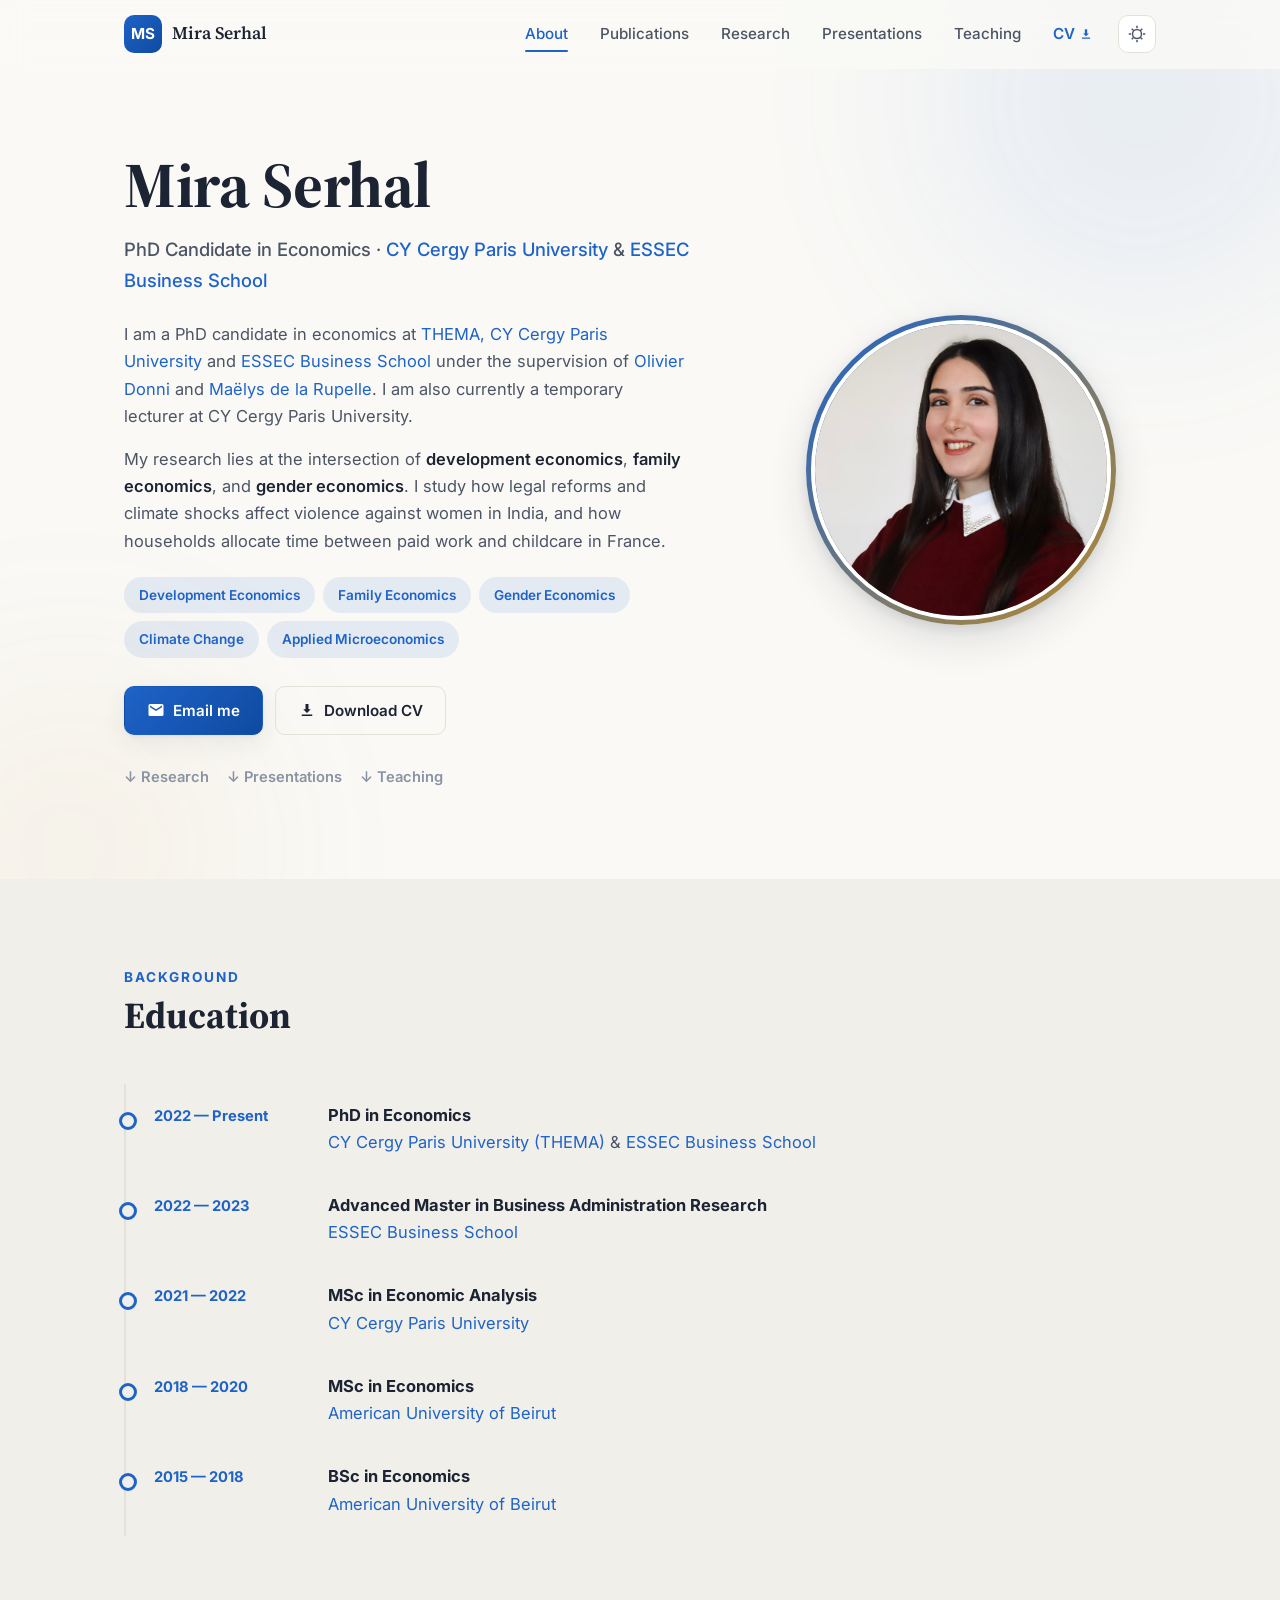
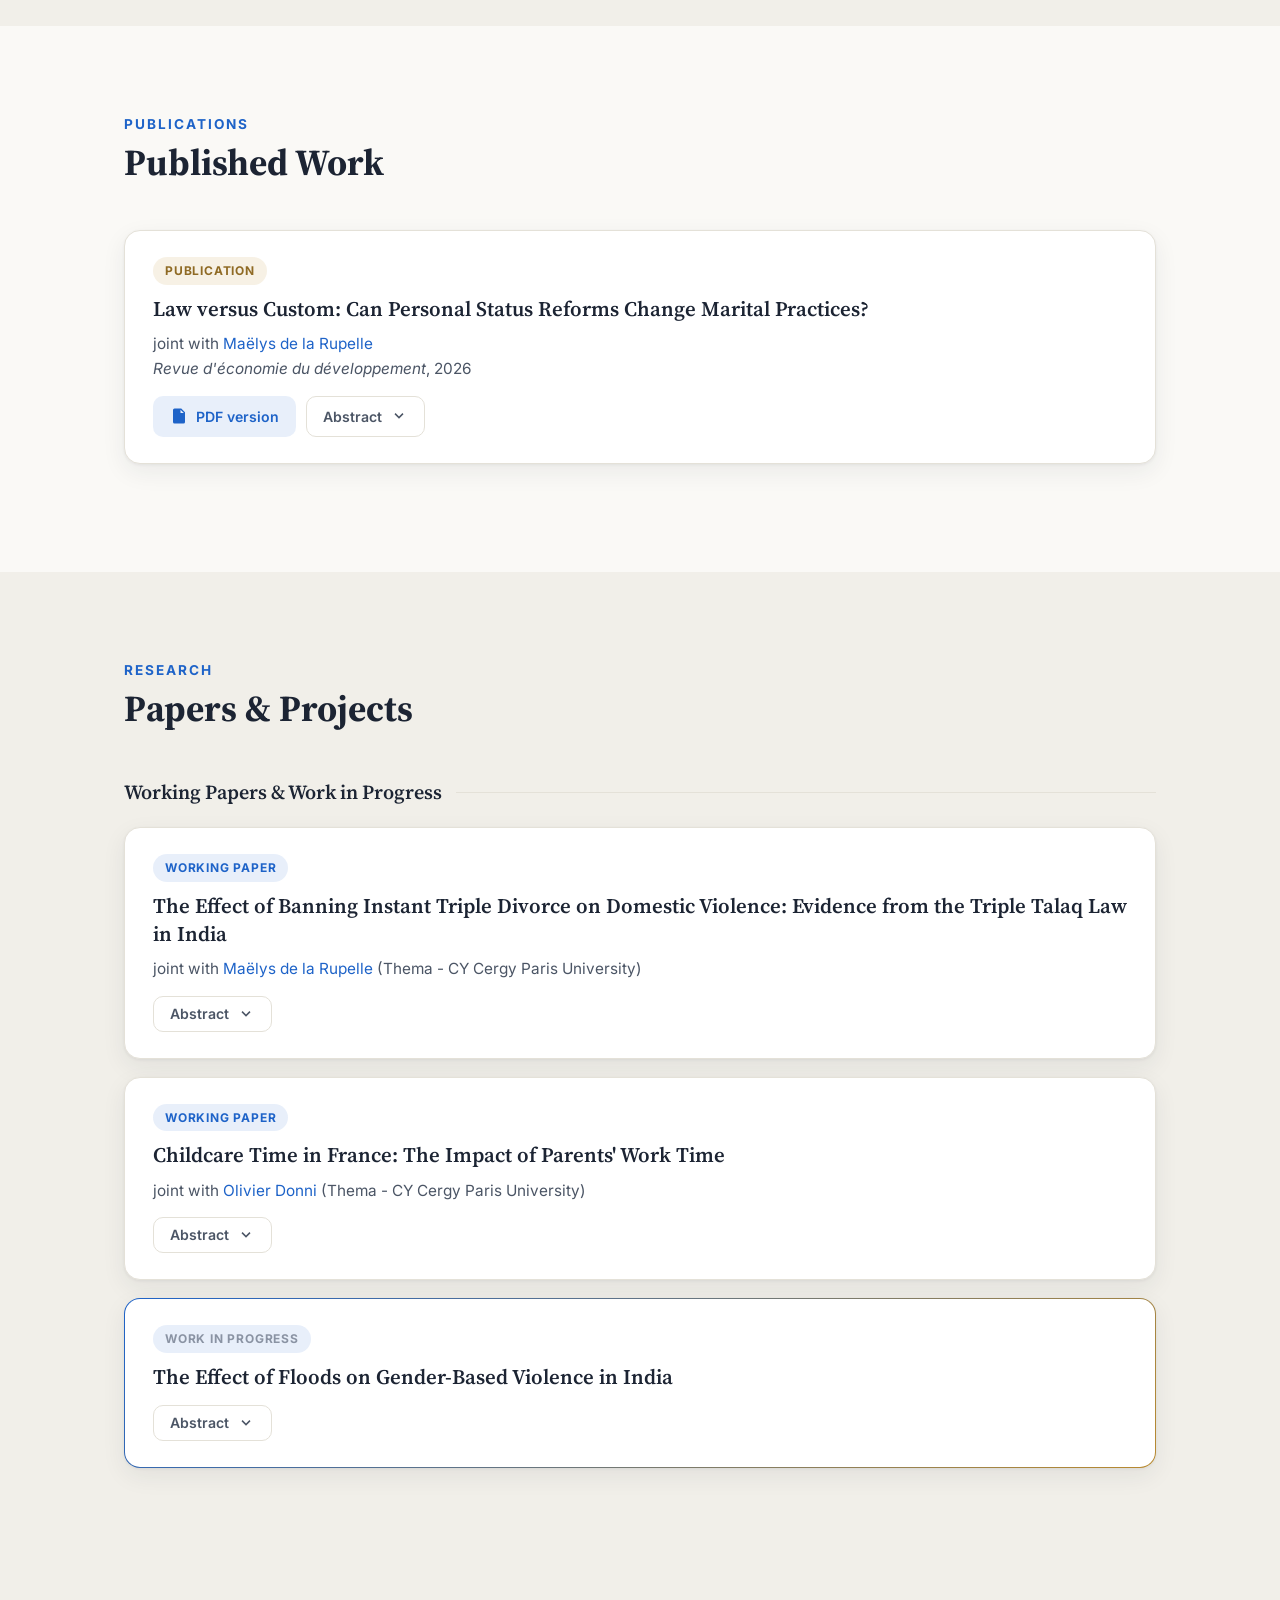
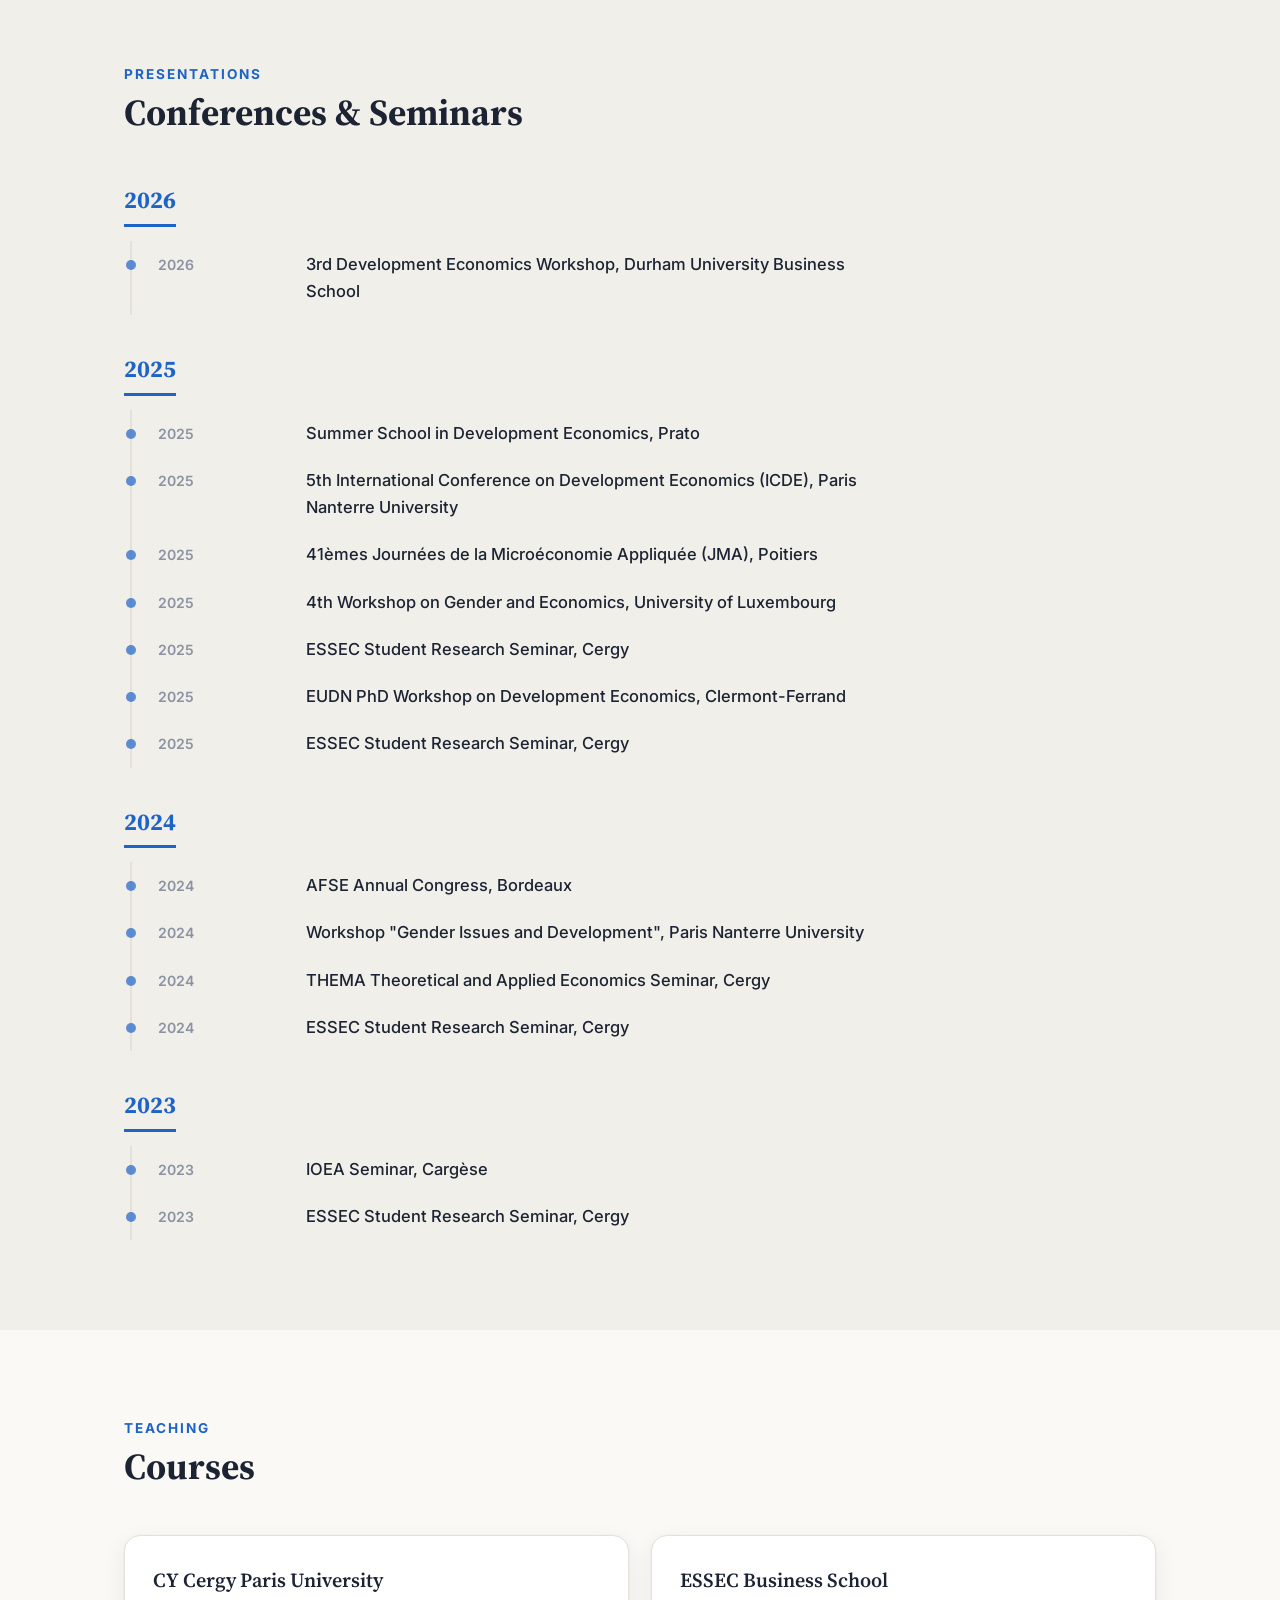
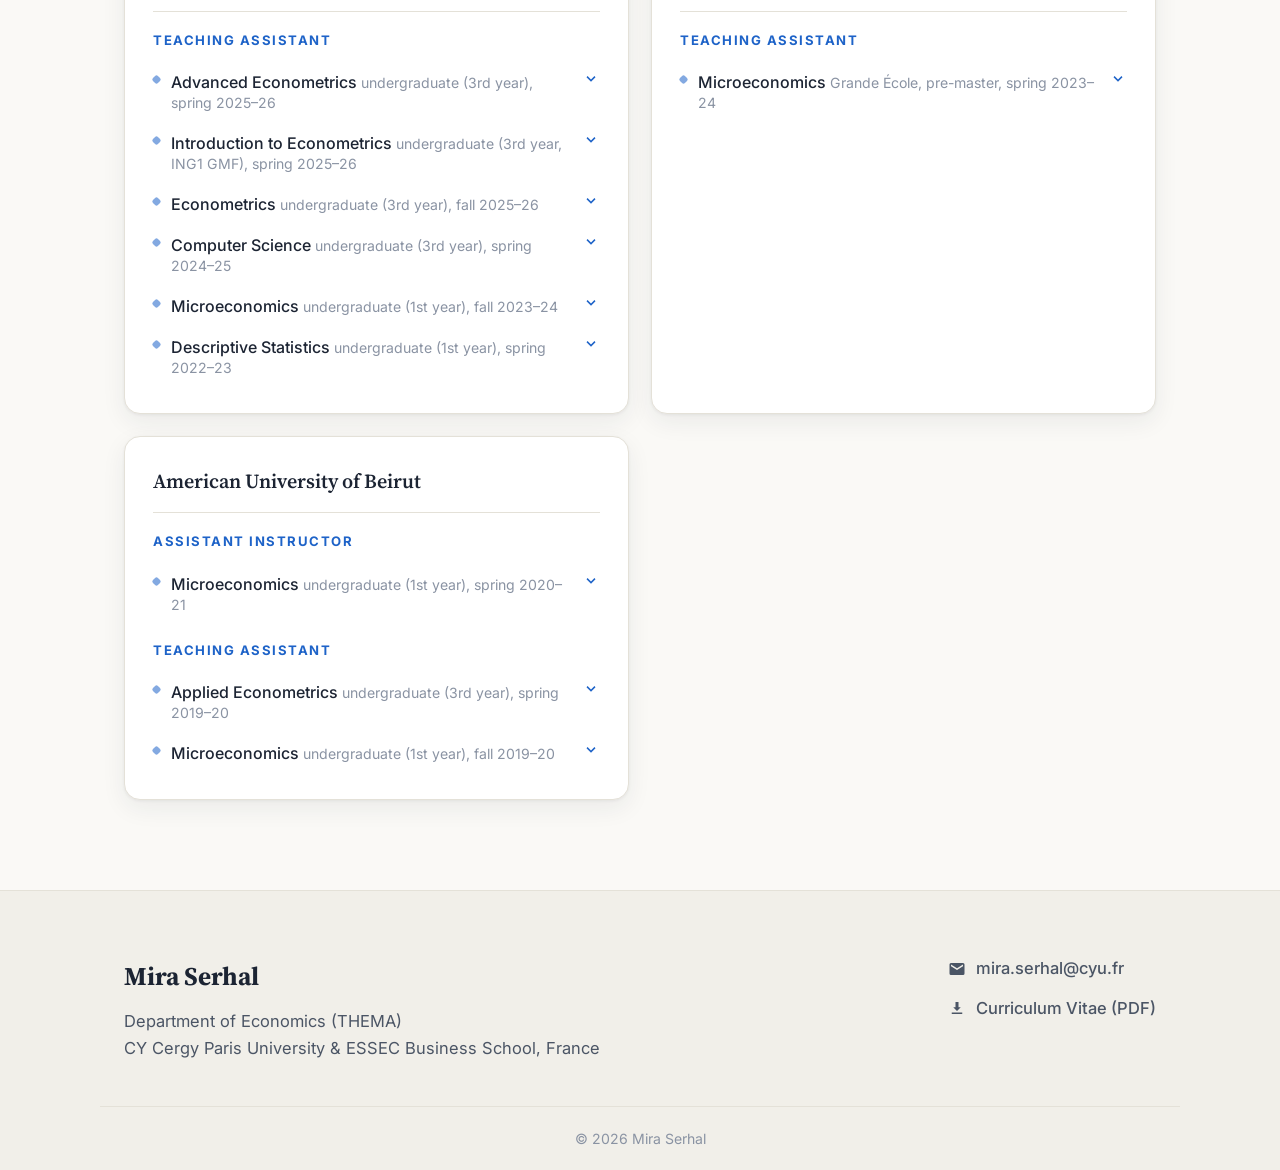
<file: index.html>
<!DOCTYPE html>
<html lang="en">
<head>
  <meta charset="UTF-8">
  <meta name="viewport" content="width=device-width, initial-scale=1.0">
  <title>Mira Serhal — Economist</title>
  <meta name="description" content="Mira Serhal is a PhD candidate in economics at CY Cergy Paris University and ESSEC Business School. Research in development, family, and gender economics, focusing on climate shocks, legal reforms, and violence against women.">
  <meta name="author" content="Mira Serhal">

  <!-- Open Graph -->
  <meta property="og:type" content="website">
  <meta property="og:title" content="Mira Serhal — Economist">
  <meta property="og:description" content="PhD candidate at CY Cergy Paris University and ESSEC Business School. Development, family, and gender economics.">
  <meta property="og:url" content="https://miraserhal.github.io/">
  <meta property="og:image" content="https://miraserhal.github.io/assets/headshot.jpg">
  <meta name="twitter:card" content="summary">

  <link rel="icon" href="assets/favicon.svg" type="image/svg+xml">
  <link rel="canonical" href="https://miraserhal.github.io/">

  <!-- Fonts -->
  <link rel="preconnect" href="https://fonts.googleapis.com">
  <link rel="preconnect" href="https://fonts.gstatic.com" crossorigin>
  <link href="https://fonts.googleapis.com/css2?family=Source+Serif+4:opsz,wght@8..60,400;8..60,600;8..60,700&family=Inter:wght@400;500;600;700&display=swap" rel="stylesheet">

  <link rel="stylesheet" href="css/style.css">

  <!-- Structured data -->
  <script type="application/ld+json">
  {
    "@context": "https://schema.org",
    "@type": "Person",
    "name": "Mira Serhal",
    "jobTitle": "PhD Candidate in Economics",
    "worksFor": [
      { "@type": "Organization", "name": "CY Cergy Paris University" },
      { "@type": "Organization", "name": "ESSEC Business School" }
    ],
    "alumniOf": [
      { "@type": "Organization", "name": "American University of Beirut" }
    ],
    "email": "mailto:mira.serhal@cyu.fr",
    "url": "https://miraserhal.github.io/",
    "image": "https://miraserhal.github.io/assets/headshot.jpg",
    "knowsAbout": ["Development Economics", "Family Economics", "Gender Economics", "Climate Change", "Domestic Violence", "Time Use"]
  }
  </script>
</head>
<body>

  <!-- Scroll progress bar -->
  <div class="progress-bar" id="progressBar" aria-hidden="true"></div>

  <!-- ============ STICKY NAV ============ -->
  <header class="site-header" id="siteHeader">
    <nav class="nav container" aria-label="Main navigation">
      <a href="#top" class="brand" aria-label="Home">
        <span class="brand-mark">MS</span>
        <span class="brand-name">Mira&nbsp;Serhal</span>
      </a>
      <button class="nav-toggle" id="navToggle" aria-label="Toggle menu" aria-expanded="false" aria-controls="navMenu">
        <span></span><span></span><span></span>
      </button>
      <div class="nav-menu" id="navMenu">
        <a href="#about" class="nav-link" data-section="about">About</a>
        <a href="#publications" class="nav-link" data-section="publications">Publications</a>
        <a href="#research" class="nav-link" data-section="research">Research</a>
        <a href="#presentations" class="nav-link" data-section="presentations">Presentations</a>
        <a href="#teaching" class="nav-link" data-section="teaching">Teaching</a>
        <a href="files/CV.pdf" class="nav-link nav-cv" target="_blank" rel="noopener">CV&nbsp;<svg class="icon-sm" viewBox="0 0 24 24"><path d="M12 16l-5-5h3V4h4v7h3l-5 5zm-7 2h14v2H5v-2z"/></svg></a>
        <button class="theme-toggle" id="themeToggle" aria-label="Toggle dark mode">
          <svg class="icon-sun" viewBox="0 0 24 24"><path d="M12 17a5 5 0 100-10 5 5 0 000 10zm0 2a7 7 0 110-14 7 7 0 010 14zM11 1h2v3h-2V1zm0 19h2v3h-2v-3zM1 11h3v2H1v-2zm19 0h3v2h-3v-2zM4.2 5.6L5.6 4.2l2.1 2.1-1.4 1.4-2.1-2.1zm12.1 12.1l1.4-1.4 2.1 2.1-1.4 1.4-2.1-2.1zm2.1-13.5l1.4 1.4-2.1 2.1-1.4-1.4 2.1-2.1zM6.3 16.3l1.4 1.4-2.1 2.1-1.4-1.4 2.1-2.1z"/></svg>
          <svg class="icon-moon" viewBox="0 0 24 24"><path d="M12.1 22c-5.5 0-10-4.5-10-10 0-4.9 3.5-9 8.3-9.8.5-.1 1 .2 1.1.7.1.3 0 .6-.2.9-1 1.3-1.6 2.9-1.6 4.6 0 4.1 3.4 7.5 7.5 7.5 1.3 0 2.5-.3 3.6-.9.4-.2 1-.1 1.2.3.2.3.2.6.1.9C20.4 19.6 16.5 22 12.1 22z"/></svg>
        </button>
      </div>
    </nav>
  </header>

  <main id="top">

    <!-- ============ HERO / ABOUT ============ -->
    <section class="hero" id="about">
      <div class="hero-bg" aria-hidden="true">
        <div class="blob blob-1"></div>
        <div class="blob blob-2"></div>
      </div>
      <div class="container hero-grid">
        <div class="hero-text reveal">
          <!--<p class="hero-greeting">Welcome to my website! — I'm</p> -->
          <h1 class="hero-name">Mira Serhal</h1>
          <p class="hero-role">PhD Candidate in Economics ·
            <a href="https://thema.u-cergy.fr/?lang=fr" target="_blank" rel="noopener">CY Cergy Paris University</a> &amp;
            <a href="https://www.essec.edu/en/" target="_blank" rel="noopener">ESSEC Business School</a>
          </p>
          <p class="hero-bio">
            I am a PhD candidate in economics at
            <a href="https://thema-cergy.eu/" target="_blank" rel="noopener">THEMA, CY Cergy Paris University</a>
            and
            <a href="https://www.essec.edu/en/" target="_blank" rel="noopener">ESSEC Business School</a> under the supervision of
            <a href="https://sites.google.com/view/olivierdonni" target="_blank" rel="noopener">Olivier Donni</a> and
            <a href="https://sites.google.com/site/delarupellemaelys/" target="_blank" rel="noopener">Maëlys de la Rupelle</a>. I am also currently a temporary lecturer at CY Cergy Paris University.
            
          </p>
           <p class="hero-bio">
            My research lies at the intersection of <strong>development economics</strong>,
            <strong>family economics</strong>, and <strong>gender economics</strong>. I study how legal
            reforms and climate shocks affect violence against women in India, and how households allocate
            time between paid work and childcare in France.
          </p>
          <div class="hero-chips" aria-label="Research fields">
            <span class="chip">Development Economics</span>
            <span class="chip">Family Economics</span>
            <span class="chip">Gender Economics</span>
            <span class="chip">Climate Change</span>
            <span class="chip">Applied Microeconomics</span>
          </div>
          <div class="hero-actions">
            <a href="mailto:mira.serhal@cyu.fr" class="btn btn-primary">
              <svg class="icon" viewBox="0 0 24 24"><path d="M20 4H4a2 2 0 00-2 2v12a2 2 0 002 2h16a2 2 0 002-2V6a2 2 0 00-2-2zm0 4.2l-8 5-8-5V6l8 5 8-5v2.2z"/></svg>
              Email me
            </a>
            <a href="files/CV.pdf" class="btn btn-outline" target="_blank" rel="noopener">
              <svg class="icon" viewBox="0 0 24 24"><path d="M12 16l-5-5h3V4h4v7h3l-5 5zm-7 2h14v2H5v-2z"/></svg>
              Download CV
            </a>
          </div>
          <!-- Quick section links, always on the main display -->
          <nav class="hero-quicklinks" aria-label="Jump to section">
            <a href="#research">↓ Research</a>
            <a href="#presentations">↓ Presentations</a>
            <a href="#teaching">↓ Teaching</a>
          </nav>
        </div>
        <div class="hero-photo reveal">
          <div class="photo-ring">
            <!-- Replace assets/headshot.jpg with your own photo (keep the same filename) -->
            <img src="assets/headshot.jpg" alt="Portrait of Mira Serhal" width="300" height="300">
          </div>
        </div>
      </div>
    </section>

    <!-- ============ BACKGROUND TIMELINE ============ -->
    <section class="section section-tinted" id="background">
      <div class="container">
        <h2 class="section-title reveal"><span class="section-kicker">Background</span>Education</h2>
        <ol class="bg-timeline">
          <li class="bg-item reveal">
            <span class="bg-year">2022 — Present</span>
            <div class="bg-body"><strong>PhD in Economics</strong><br><a href="https://thema-cergy.eu/" target="_blank" rel="noopener">CY Cergy Paris University (THEMA)</a> &amp; <a href="https://www.essec.edu/en/" target="_blank" rel="noopener">ESSEC Business School</a></div>
          </li>
          <li class="bg-item reveal">
            <span class="bg-year">2022 — 2023</span>
            <div class="bg-body"><strong>Advanced Master in Business Administration Research</strong><br><a href="https://www.essec.edu/en/" target="_blank" rel="noopener">ESSEC Business School</a></div>
          </li>
          <li class="bg-item reveal">
            <span class="bg-year">2021 — 2022</span>
            <div class="bg-body"><strong>MSc in Economic Analysis</strong><br><a href="https://www.cyu.fr/" target="_blank" rel="noopener">CY Cergy Paris University</a></div>
          </li>
          <li class="bg-item reveal">
            <span class="bg-year">2018 — 2020</span>
            <div class="bg-body"><strong>MSc in Economics</strong><br><a href="https://www.aub.edu.lb/" target="_blank" rel="noopener">American University of Beirut</a></div>
          </li>
          <li class="bg-item reveal">
            <span class="bg-year">2015 — 2018</span>
            <div class="bg-body"><strong>BSc in Economics</strong><br><a href="https://www.aub.edu.lb/" target="_blank" rel="noopener">American University of Beirut</a></div>
          </li>
        </ol>
      </div>
    </section>

    <!-- ============ PUBLICATIONS ============ -->
    <section class="section" id="publications">
      <div class="container">
        <h2 class="section-title reveal"><span class="section-kicker">Publications</span>Published Work</h2>

        <article class="paper-card reveal">
          <div class="paper-head"><span class="badge badge-pub">Publication</span></div>
          <h4 class="paper-title">Law versus Custom: Can Personal Status Reforms Change Marital Practices?</h4>
          <p class="paper-authors">joint with <a href="https://sites.google.com/site/delarupellemaelys/" target="_blank" rel="noopener">Maëlys de la Rupelle</a><br>
          <em>Revue d'économie du développement</em>, 2026</p>
          <div class="paper-actions">
            <!-- Put the PDF in the papers/ folder as the filename below, then this button works -->
            <a class="btn btn-paper" href="papers/law-versus-custom.pdf" target="_blank" rel="noopener">
              <svg class="icon" viewBox="0 0 24 24"><path d="M6 2h9l5 5v13a2 2 0 01-2 2H6a2 2 0 01-2-2V4a2 2 0 012-2zm8 1.5V8h4.5L14 3.5zM8 12h8v1.5H8V12zm0 3.5h8V17H8v-1.5z"/></svg>
              PDF version
            </a>
            <button class="btn btn-abstract" aria-expanded="false">
              Abstract <svg class="icon chevron" viewBox="0 0 24 24"><path d="M12 15.5l-6-6 1.4-1.4 4.6 4.6 4.6-4.6L18 9.5l-6 6z"/></svg>
            </button>
          </div>
          <div class="abstract-panel">
            <!-- TODO: replace this draft abstract with the official abstract from the article -->
            <p>Laws governing marriage and divorce have multifaceted effects on women. This article examines whether personal status law reforms can change deeply rooted marital customs, exploiting India's 2019 ban on instant triple talaq. This practice let a Muslim man unilaterally and irrevocably end a marriage by pronouncing "talaq" (divorce) three times. Using three waves of National Family Health Survey data with a difference-in-differences framework, we find that the probability of divorce among Muslim women fell slightly after the reform, but the effect vanishes among ever-married women. This is likely reflecting a shift toward other divorce forms such as khula (women-initiated divorce), sometimes prompted by husbands seeking to lower their financial obligations. A near-significant rise in spousal abandonment also emerges following the law. These findings show that prohibiting a specific practice may curb certain harms while generating unintended consequences, underscoring how legal reform often struggles to reshape marital practices embedded in social hierarchies.</p>
          </div>
        </article>

      </div>
    </section>

    <!-- ============ RESEARCH ============ -->
    <section class="section section-tinted" id="research">
      <div class="container">
        <h2 class="section-title reveal"><span class="section-kicker">Research</span>Papers &amp; Projects</h2>

        

        <!-- ----- Work in Progress ----- -->
        <h3 class="research-group reveal">Working Papers &amp; Work in Progress</h3>

        <article class="paper-card reveal">
          <div class="paper-head"><span class="badge badge-wp">Working Paper</span></div>
          <h4 class="paper-title">The Effect of Banning Instant Triple Divorce on Domestic Violence: Evidence from the Triple Talaq Law in India</h4>
          <p class="paper-authors">joint with
            <a href="https://sites.google.com/site/delarupellemaelys/" target="_blank" rel="noopener">Maëlys de la Rupelle</a> (Thema - CY Cergy Paris University)
          </p>
          <div class="paper-actions">
            <!-- When you have a PDF, put it in the papers/ folder and uncomment this link:
            <a class="btn btn-paper" href="papers/triple-talaq.pdf" target="_blank" rel="noopener">
              <svg class="icon" viewBox="0 0 24 24"><path d="M6 2h9l5 5v13a2 2 0 01-2 2H6a2 2 0 01-2-2V4a2 2 0 012-2zm8 1.5V8h4.5L14 3.5zM8 12h8v1.5H8V12zm0 3.5h8V17H8v-1.5z"/></svg>
              Paper (PDF)
            </a>
            -->
            <button class="btn btn-abstract" aria-expanded="false">
              Abstract <svg class="icon chevron" viewBox="0 0 24 24"><path d="M12 15.5l-6-6 1.4-1.4 4.6 4.6 4.6-4.6L18 9.5l-6 6z"/></svg>
            </button>
          </div>
          <div class="abstract-panel">
            <p>This paper studies the effect of India’s 2019 criminalization of instant triple divorce on domestic violence against Muslim women. Exploiting the timing of the reform and variation in exposure between Muslim and non-Muslim women, we use a difference-in-differences design with National Family Health Survey data (NFHS-4 and NFHS-5) to estimate the reform’s effect on intimate partner violence. Focusing on Muslims with lower castes, we find that physical violence against Muslim women rose by 6.8 percentage points relative to non-Muslim women following the reform, an effect that is absent in the full sample. Using ACLED data, we find that the effect is concentrated in states where Muslim political organizations were already active before the reform, pointing that the act mattered more where Muslim organisations were in a position to publicise and contest it.</p>
          </div>
        </article>

        <article class="paper-card reveal">
          <div class="paper-head"><span class="badge badge-wp">Working Paper</span></div>
          <h4 class="paper-title">Childcare Time in France: The Impact of Parents' Work Time</h4>
          <p class="paper-authors">joint with
            <a href="https://sites.google.com/view/olivierdonni" target="_blank" rel="noopener">Olivier Donni</a> (Thema - CY Cergy Paris University)
          </p>
          <div class="paper-actions">
            <!-- When you have a PDF, put it in the papers/ folder and uncomment this link:
            <a class="btn btn-paper" href="papers/childcare-france.pdf" target="_blank" rel="noopener">
              <svg class="icon" viewBox="0 0 24 24"><path d="M6 2h9l5 5v13a2 2 0 01-2 2H6a2 2 0 01-2-2V4a2 2 0 012-2zm8 1.5V8h4.5L14 3.5zM8 12h8v1.5H8V12zm0 3.5h8V17H8v-1.5z"/></svg>
              Paper (PDF)
            </a>
            -->
            <button class="btn btn-abstract" aria-expanded="false">
              Abstract <svg class="icon chevron" viewBox="0 0 24 24"><path d="M12 15.5l-6-6 1.4-1.4 4.6 4.6 4.6-4.6L18 9.5l-6 6z"/></svg>
            </button>
          </div>
          <div class="abstract-panel">
            <!-- TODO: replace this draft abstract with your actual abstract -->
            <p>This paper examines how parents' own and partner's work time affect detailed categories of childcare time using the 2009–2010 French Time Use Survey, in which both parents are observed across one weekday and one weekend diary day. We develop what is, to our knowledge, the first structural framework to model the allocation of childcare time over the course of the week, distinguishing between routine and non-routine activities and estimating both between- and within-type specifications with work time instrumented by hourly wages, socio-professional work-time averages, and departmental unemployment rates. Our findings reveal a consistent trade-off between work time and childcare, with the largest declines concentrated in routine care. Non-routine activities are comparatively preserved, suggesting that parents protect the interactions they view as higher-value while more easily outsourcing or substituting routine tasks. Consistent with this, children’s time in paid
childcare services rises with parental work time. Intrahousehold responses differ sharply by gender: When mothers work more, fathers increase childcare—especially non-routine activities—whereas when fathers work more, mothers do not increase their childcare time, with adjustment occurring through paid care. This asymmetry underscores entrenched gender roles and the central role of mothers' labor supply in shaping paternal involvement and demand for formal childcare.</p>
          </div>
        </article>

        <article class="paper-card paper-featured reveal">
          <div class="paper-head"><span class="badge badge-wip">Work in Progress</span></div>
          <h4 class="paper-title">The Effect of Floods on Gender-Based Violence in India</h4>
          <div class="paper-actions">
            <!-- When you have a PDF, put it in the papers/ folder and uncomment this link:
            <a class="btn btn-paper" href="papers/floods-gbv.pdf" target="_blank" rel="noopener">
              <svg class="icon" viewBox="0 0 24 24"><path d="M6 2h9l5 5v13a2 2 0 01-2 2H6a2 2 0 01-2-2V4a2 2 0 012-2zm8 1.5V8h4.5L14 3.5zM8 12h8v1.5H8V12zm0 3.5h8V17H8v-1.5z"/></svg>
              Paper (PDF)
            </a>
            -->
            <button class="btn btn-abstract" aria-expanded="false">
              Abstract <svg class="icon chevron" viewBox="0 0 24 24"><path d="M12 15.5l-6-6 1.4-1.4 4.6 4.6 4.6-4.6L18 9.5l-6 6z"/></svg>
            </button>
          </div>
          <div class="abstract-panel">
            <!-- TODO: replace this draft abstract with your actual abstract -->
            <p>In this paper, I estimate the effect of flood exposure on crimes against women in India. Combining satellite-derived flood data with the court cases filed in India’s lower
judiciary between 2010 and 2017, I exploit plausibly exogenous variation in the timing
and intensity of flood events across 576 Indian districts. Using the heterogeneity-robust
difference-in-differences estimator of de Chaisemartin and D’Haultfœuille (2024), I find
that flood exposure significantly increases filed cases of sexual harassment, domestic
violence, and total crimes against women. I additionally show that the share of domestic violence in total court cases rises after floods, indicating a disproportionate
gender-specific effect beyond any general increase in criminal activity. The findings
highlight the gendered consequences of climate-related disasters and underscore the
need for gender-sensitive disaster response policies.</p>
          </div>
        </article>

      </div>
    </section>

    <!-- ============ PRESENTATIONS ============ -->
    <section class="section section-tinted" id="presentations">
      <div class="container">
        <h2 class="section-title reveal"><span class="section-kicker">Presentations</span>Conferences &amp; Seminars</h2>
        <div class="timeline">

          <div class="timeline-year reveal"><span>2026</span></div>
          <ul class="timeline-list">
            <li class="timeline-item reveal"><span class="tl-when">2026</span><span class="tl-what">3rd Development Economics Workshop, Durham University Business School</span></li>
          </ul>

          <div class="timeline-year reveal"><span>2025</span></div>
          <ul class="timeline-list">
            <li class="timeline-item reveal"><span class="tl-when">2025</span><span class="tl-what">Summer School in Development Economics, Prato</span></li>
            <li class="timeline-item reveal"><span class="tl-when">2025</span><span class="tl-what">5th International Conference on Development Economics (ICDE), Paris Nanterre University</span></li>
            <li class="timeline-item reveal"><span class="tl-when">2025</span><span class="tl-what">41èmes Journées de la Microéconomie Appliquée (JMA), Poitiers</span></li>
            <li class="timeline-item reveal"><span class="tl-when">2025</span><span class="tl-what">4th Workshop on Gender and Economics, University of Luxembourg</span></li>
            <li class="timeline-item reveal"><span class="tl-when">2025</span><span class="tl-what">ESSEC Student Research Seminar, Cergy</span></li>
            <li class="timeline-item reveal"><span class="tl-when">2025</span><span class="tl-what">EUDN PhD Workshop on Development Economics, Clermont-Ferrand</span></li>
            <li class="timeline-item reveal"><span class="tl-when">2025</span><span class="tl-what">ESSEC Student Research Seminar, Cergy</span></li>
          </ul>

          <div class="timeline-year reveal"><span>2024</span></div>
          <ul class="timeline-list">
            <li class="timeline-item reveal"><span class="tl-when">2024</span><span class="tl-what">AFSE Annual Congress, Bordeaux</span></li>
            <li class="timeline-item reveal"><span class="tl-when">2024</span><span class="tl-what">Workshop "Gender Issues and Development", Paris Nanterre University</span></li>
            <li class="timeline-item reveal"><span class="tl-when">2024</span><span class="tl-what">THEMA Theoretical and Applied Economics Seminar, Cergy</span></li>
            <li class="timeline-item reveal"><span class="tl-when">2024</span><span class="tl-what">ESSEC Student Research Seminar, Cergy</span></li>
          </ul>

          <div class="timeline-year reveal"><span>2023</span></div>
          <ul class="timeline-list">
            <li class="timeline-item reveal"><span class="tl-when">2023</span><span class="tl-what">IOEA Seminar, Cargèse</span></li>
            <li class="timeline-item reveal"><span class="tl-when">2023</span><span class="tl-what">ESSEC Student Research Seminar, Cergy</span></li>
          </ul>

        </div>
      </div>
    </section>

    <!-- ============ TEACHING ============ --> 
    <section class="section" id="teaching">
      <div class="container">
        <h2 class="section-title reveal"><span class="section-kicker">Teaching</span>Courses</h2>
        <div class="teaching-grid">

          <div class="teach-card reveal">
            <h3 class="teach-inst"><a href="https://www.cyu.fr/" target="_blank" rel="noopener">CY Cergy Paris University</a></h3>
            <h4 class="teach-role">Teaching Assistant</h4>
            <ul class="teach-list">

              <li class="teach-item">
                <button class="teach-toggle" aria-expanded="false">
                  <span class="teach-course">Advanced Econometrics <span class="teach-meta">undergraduate (3rd year), spring 2025–26</span></span>
                  <svg class="icon chevron" viewBox="0 0 24 24"><path d="M12 15.5l-6-6 1.4-1.4 4.6 4.6 4.6-4.6L18 9.5l-6 6z"/></svg>
                </button>
                <div class="teach-detail">
                  <!-- Edit this description; you can add more <p> lines -->
                  <p>Computer-lab tutorial sessions using SAS, covering data preparation, descriptive statistics, and OLS estimation across a range of empirical applications. Using real microeconomic and macroeconomic datasets, students learned to implement econometric methods, interpret results, and connect theoretical concepts to concrete economic questions. Total hours: 54 (3 groups). Language of instruction: French.</p>
                </div>
              </li>

              <li class="teach-item">
                <button class="teach-toggle" aria-expanded="false">
                  <span class="teach-course">Introduction to Econometrics <span class="teach-meta">undergraduate (3rd year, ING1 GMF), spring 2025–26</span></span>
                  <svg class="icon chevron" viewBox="0 0 24 24"><path d="M12 15.5l-6-6 1.4-1.4 4.6 4.6 4.6-4.6L18 9.5l-6 6z"/></svg>
                </button>
                <div class="teach-detail">
                  <p>Tutorial sessions covering the simple and multiple regression model, OLS estimation, statistical inference, and applied topics such as policy evaluation, heteroskedasticity, and measurement error, with hands-on data analysis exercises in R. Total hours: 16.5. Language of instruction: English.</p>
                </div>
              </li>

              <li class="teach-item">
                <button class="teach-toggle" aria-expanded="false">
                  <span class="teach-course">Econometrics <span class="teach-meta">undergraduate (3rd year), fall 2025–26</span></span>
                  <svg class="icon chevron" viewBox="0 0 24 24"><path d="M12 15.5l-6-6 1.4-1.4 4.6 4.6 4.6-4.6L18 9.5l-6 6z"/></svg>
                </button>
                <div class="teach-detail">
                  <p>Recitation sessions covering the simple and multiple regression model, statistical properties of the OLS estimator (unbiasedness, efficiency, Gauss-Markov), and statistical inference (t-tests, confidence intervals, F-tests), with applied exercises in Excel using real datasets. Total hours: 33 (2 groups). Language of instruction: French.</p>
                </div>
              </li>

              <li class="teach-item">
                <button class="teach-toggle" aria-expanded="false">
                  <span class="teach-course">Computer Science <span class="teach-meta">undergraduate (3rd year), spring 2024–25</span></span>
                  <svg class="icon chevron" viewBox="0 0 24 24"><path d="M12 15.5l-6-6 1.4-1.4 4.6 4.6 4.6-4.6L18 9.5l-6 6z"/></svg>
                </button>
                <div class="teach-detail">
                  <p>Recitation sessions on Excel as a computational tool for economists: formulas and functions, data lists (sorting, filtering, subtotals) and pivot tables, scenario management and data tables, and an introduction to automation with recorded and hand-written VBA macros. Total hours: 30 (2 groups). Language of instruction: French.</p>
                </div>
              </li>

              <li class="teach-item">
                <button class="teach-toggle" aria-expanded="false">
                  <span class="teach-course">Microeconomics <span class="teach-meta">undergraduate (1st year), fall 2023–24</span></span>
                  <svg class="icon chevron" viewBox="0 0 24 24"><path d="M12 15.5l-6-6 1.4-1.4 4.6 4.6 4.6-4.6L18 9.5l-6 6z"/></svg>
                </button>
                <div class="teach-detail">
                  <p>Recitation sessions introducing the principles of microeconomics: scarcity and opportunity cost, supply and demand, consumer and producer theory and market equilibrium. Total hours: 12. Language of instruction: French.</p>
                </div>
              </li>

              <li class="teach-item">
                <button class="teach-toggle" aria-expanded="false">
                  <span class="teach-course">Descriptive Statistics <span class="teach-meta">undergraduate (1st year), spring 2022–23</span></span>
                  <svg class="icon chevron" viewBox="0 0 24 24"><path d="M12 15.5l-6-6 1.4-1.4 4.6 4.6 4.6-4.6L18 9.5l-6 6z"/></svg>
                </button>
                <div class="teach-detail">
                  <p>Recitation sessions on descriptive statistics: simple statistical series, including frequency tables and graphs, cumulative distributions, measures of central tendency, dispersion, shape (skewness and kurtosis), and concentration (Lorenz curve, Gini index); and double statistical series, covering covariance, the linear correlation coefficient, and least-squares linear fitting. Total hours: 15. Language of instruction: French.</p>
                </div>
              </li>

            </ul>
          </div>

          <div class="teach-card reveal">
            <h3 class="teach-inst"><a href="https://www.essec.edu/en/" target="_blank" rel="noopener">ESSEC Business School</a></h3>
            <h4 class="teach-role">Teaching Assistant</h4>
            <ul class="teach-list">
              <li class="teach-item">
                <button class="teach-toggle" aria-expanded="false">
                  <span class="teach-course">Microeconomics <span class="teach-meta">Grande École, pre-master, spring 2023–24</span></span>
                  <svg class="icon chevron" viewBox="0 0 24 24"><path d="M12 15.5l-6-6 1.4-1.4 4.6 4.6 4.6-4.6L18 9.5l-6 6z"/></svg>
                </button>
                <div class="teach-detail">
                  <p>Recitation sessions covering demand and supply, consumer and producer theory, choice under uncertainty, competitive market equilibrium, and market failures such as externalities and public goods. Total hours: 12. Language of instruction: English.</p>
                </div>
              </li>
            </ul>
          </div>

          <div class="teach-card reveal">
            <h3 class="teach-inst"><a href="https://www.aub.edu.lb/" target="_blank" rel="noopener">American University of Beirut</a></h3>
            <h4 class="teach-role">Assistant Instructor</h4>
            <ul class="teach-list">
              <li class="teach-item">
                <button class="teach-toggle" aria-expanded="false">
                  <span class="teach-course">Microeconomics <span class="teach-meta">undergraduate (1st year), spring 2020–21</span></span>
                  <svg class="icon chevron" viewBox="0 0 24 24"><path d="M12 15.5l-6-6 1.4-1.4 4.6 4.6 4.6-4.6L18 9.5l-6 6z"/></svg>
                </button>
                <div class="teach-detail">
                  <p>Designed exercises covering supply and demand, consumer behavior, costs, market structures, and income distribution, and prepared quizzes for the sections taught. Language of instruction: English.</p>
                </div>
              </li>
            </ul>
            <h4 class="teach-role">Teaching Assistant</h4>
            <ul class="teach-list">
              <li class="teach-item">
                <button class="teach-toggle" aria-expanded="false">
                  <span class="teach-course">Applied Econometrics <span class="teach-meta">undergraduate (3rd year), spring 2019–20</span></span>
                  <svg class="icon chevron" viewBox="0 0 24 24"><path d="M12 15.5l-6-6 1.4-1.4 4.6 4.6 4.6-4.6L18 9.5l-6 6z"/></svg>
                </button>
                <div class="teach-detail">
                  <p>Graded problem sets and held office hours for this Stata-based course covering causality, randomized experiments, bivariate and multivariate regression, dummy variables, omitted variable bias, fixed effects and panel data, difference-in-differences, instrumental variables, and regression discontinuity design. Language of instruction: English.</p>
                </div>
              </li>
              <li class="teach-item">
                <button class="teach-toggle" aria-expanded="false">
                  <span class="teach-course">Microeconomics <span class="teach-meta">undergraduate (1st year), fall 2019–20</span></span>
                  <svg class="icon chevron" viewBox="0 0 24 24"><path d="M12 15.5l-6-6 1.4-1.4 4.6 4.6 4.6-4.6L18 9.5l-6 6z"/></svg>
                </button>
                <div class="teach-detail">
                  <p>Recitation sessions for this Elementary Microeconomic Theory course covering general principles of microeconomics, including supply and demand, consumer behavior, costs, market structures, and income distribution. Total hours: 12. Language of instruction: English.</p>
                </div>
              </li>
            </ul>
          </div>

        </div>
      </div>
    </section>

    <!-- ============ CONTACT / FOOTER ============ -->
    <footer class="footer" id="contact">
      <div class="container footer-grid">
        <div class="footer-about reveal">
          <h2 class="footer-name">Mira Serhal</h2>
          <p>Department of Economics (THEMA)<br>CY Cergy Paris University &amp; ESSEC Business School, France</p>
        </div>
        <div class="footer-links reveal">
          <a href="mailto:mira.serhal@cyu.fr" class="footer-link">
            <svg class="icon" viewBox="0 0 24 24"><path d="M20 4H4a2 2 0 00-2 2v12a2 2 0 002 2h16a2 2 0 002-2V6a2 2 0 00-2-2zm0 4.2l-8 5-8-5V6l8 5 8-5v2.2z"/></svg>
            mira.serhal@cyu.fr
          </a>
          <a href="files/CV.pdf" class="footer-link" target="_blank" rel="noopener">
            <svg class="icon" viewBox="0 0 24 24"><path d="M12 16l-5-5h3V4h4v7h3l-5 5zm-7 2h14v2H5v-2z"/></svg>
            Curriculum Vitae (PDF)
          </a>
        </div>
      </div>
      <div class="container footer-bottom">
        <p>© <span id="year">2026</span> Mira Serhal</p>
      </div>
    </footer>

  </main>

  <!-- Back to top -->
  <button class="back-to-top" id="backToTop" aria-label="Back to top">
    <svg class="icon" viewBox="0 0 24 24"><path d="M12 8.5l6 6-1.4 1.4-4.6-4.6-4.6 4.6L6 14.5l6-6z"/></svg>
  </button>

  <script src="js/main.js"></script>
</body>
</html>
</file>
<file: css/style.css>
/* ==========================================================================
   Usama Jamal — personal academic website
   Theme: refined academic-modern. Light/dark via CSS custom properties.
   ========================================================================== */

:root {
  --bg: #faf9f6;
  --bg-tint: #f1efe9;
  --surface: #ffffff;
  --ink: #1c2433;
  --ink-soft: #4b5565;
  --ink-faint: #8a93a3;
  --accent: #1e63c8;
  --accent-strong: #0f4aa0;
  --accent-soft: rgba(30, 99, 200, 0.1);
  --gold: #b98a2f;
  --gold-soft: rgba(185, 138, 47, 0.12);
  /* darkened so white text on a solid gold fill clears WCAG AA (4.9:1) */
  --gold-strong: #8f6a24;
  --border: #e4e1d8;
  --shadow: 0 1px 3px rgba(28, 36, 51, 0.06), 0 8px 24px rgba(28, 36, 51, 0.07);
  --shadow-lift: 0 4px 12px rgba(28, 36, 51, 0.1), 0 16px 40px rgba(28, 36, 51, 0.12);
  --header-bg: rgba(250, 249, 246, 0.85);
  --serif: "Source Serif 4", Georgia, "Times New Roman", serif;
  --sans: "Inter", -apple-system, "Segoe UI", Roboto, sans-serif;
}

[data-theme="dark"] {
  --bg: #0f1522;
  --bg-tint: #131b2c;
  --surface: #182135;
  --ink: #e8ebf1;
  --ink-soft: #aeb6c5;
  --ink-faint: #707a8d;
  --accent: #6aa6f5;
  --accent-strong: #93c0ff;
  --accent-soft: rgba(106, 166, 245, 0.14);
  --gold: #d4a948;
  --gold-soft: rgba(212, 169, 72, 0.14);
  /* on dark, the base gold is already bright enough to carry dark text (8.2:1) */
  --gold-strong: #d4a948;
  --border: #273350;
  --shadow: 0 1px 3px rgba(0, 0, 0, 0.3), 0 8px 24px rgba(0, 0, 0, 0.35);
  --shadow-lift: 0 4px 12px rgba(0, 0, 0, 0.4), 0 16px 40px rgba(0, 0, 0, 0.45);
  --header-bg: rgba(15, 21, 34, 0.85);
}

/* ---------- base ---------- */

* { margin: 0; padding: 0; box-sizing: border-box; }

html { scroll-behavior: smooth; scroll-padding-top: 84px; }

body {
  font-family: var(--sans);
  font-size: 16.5px;
  line-height: 1.65;
  color: var(--ink);
  background: var(--bg);
  transition: background 0.35s ease, color 0.35s ease;
  -webkit-font-smoothing: antialiased;
}

.container { max-width: 1080px; margin: 0 auto; padding: 0 24px; }

a { color: var(--accent); text-decoration: none; transition: color 0.2s ease; }
a:hover { color: var(--accent-strong); }

/* inline text links get an animated underline */
p a, .paper-authors a, .bg-body a, .teach-inst a {
  background-image: linear-gradient(currentColor, currentColor);
  background-size: 0% 1.5px;
  background-repeat: no-repeat;
  background-position: 0 100%;
  transition: background-size 0.25s ease, color 0.2s ease;
  padding-bottom: 1px;
}
p a:hover, .paper-authors a:hover, .bg-body a:hover, .teach-inst a:hover {
  background-size: 100% 1.5px;
}

.icon { width: 18px; height: 18px; fill: currentColor; vertical-align: -3px; }
.icon-sm { width: 14px; height: 14px; fill: currentColor; vertical-align: -2px; }

:focus-visible { outline: 2px solid var(--accent); outline-offset: 3px; border-radius: 2px; }

::selection { background: var(--accent-soft); }

/* ---------- scroll progress bar ---------- */

.progress-bar {
  position: fixed; top: 0; left: 0; height: 3px; width: 0;
  background: linear-gradient(90deg, var(--accent), var(--gold));
  z-index: 1001;
}

/* ---------- sticky header ---------- */

.site-header {
  position: fixed; top: 0; left: 0; right: 0; z-index: 1000;
  background: var(--header-bg);
  -webkit-backdrop-filter: blur(12px);
  backdrop-filter: blur(12px);
  border-bottom: 1px solid transparent;
  transition: border-color 0.3s ease, background 0.35s ease;
}
.site-header.scrolled { border-bottom-color: var(--border); }

.nav { display: flex; align-items: center; justify-content: space-between; height: 68px; }

.brand { display: flex; align-items: center; gap: 10px; color: var(--ink); }
.brand-mark {
  display: grid; place-items: center;
  width: 38px; height: 38px; border-radius: 10px;
  background: linear-gradient(135deg, var(--accent), var(--accent-strong));
  color: #fff; font-weight: 700; font-size: 0.95rem; letter-spacing: 0.5px;
  transition: transform 0.25s ease;
}
[data-theme="dark"] .brand-mark { color: #0f1522; }
.brand:hover .brand-mark { transform: rotate(-6deg) scale(1.05); }
.brand-name { font-family: var(--serif); font-weight: 600; font-size: 1.1rem; }

.nav-menu { display: flex; align-items: center; gap: 6px; }

.nav-link {
  position: relative;
  padding: 8px 13px; border-radius: 8px;
  color: var(--ink-soft); font-weight: 500; font-size: 0.95rem;
  transition: color 0.2s ease, background 0.2s ease;
}
.nav-link:hover { color: var(--ink); background: var(--accent-soft); }
.nav-link.active { color: var(--accent); }
.nav-link.active::after {
  content: ""; position: absolute; left: 13px; right: 13px; bottom: 3px;
  height: 2px; border-radius: 2px; background: var(--accent);
}
.nav-cv { color: var(--accent); font-weight: 600; }

.theme-toggle {
  display: grid; place-items: center;
  width: 38px; height: 38px; margin-left: 6px;
  border: 1px solid var(--border); border-radius: 10px;
  background: var(--surface); color: var(--ink-soft); cursor: pointer;
  transition: transform 0.2s ease, color 0.2s ease, background 0.35s ease;
}
.theme-toggle:hover { transform: scale(1.08); color: var(--accent); }
.theme-toggle svg { width: 18px; height: 18px; fill: currentColor; }
.icon-moon { display: none; }
[data-theme="dark"] .icon-sun { display: none; }
[data-theme="dark"] .icon-moon { display: block; }

.nav-toggle { display: none; }

/* ---------- hero ---------- */

.hero {
  position: relative;
  padding: 150px 0 90px;
  overflow: hidden;
}

.hero-bg { position: absolute; inset: 0; pointer-events: none; }
.blob {
  position: absolute; border-radius: 50%;
  filter: blur(90px); opacity: 0.5;
}
.blob-1 {
  width: 480px; height: 480px; top: -140px; right: -100px;
  background: radial-gradient(circle, var(--accent-soft) 0%, transparent 70%);
  background-color: var(--accent-soft);
  animation: drift 18s ease-in-out infinite alternate;
}
.blob-2 {
  width: 380px; height: 380px; bottom: -160px; left: -120px;
  background-color: var(--gold-soft);
  animation: drift 22s ease-in-out infinite alternate-reverse;
}
@keyframes drift {
  from { transform: translate(0, 0) scale(1); }
  to   { transform: translate(50px, 40px) scale(1.15); }
}

.hero-grid {
  position: relative;
  display: grid; grid-template-columns: 1.5fr 1fr; gap: 56px; align-items: center;
}

.hero-greeting {
  color: var(--accent); font-weight: 600; font-size: 1rem;
  letter-spacing: 1.5px; text-transform: uppercase; margin-bottom: 8px;
}

.hero-name {
  font-family: var(--serif);
  font-size: clamp(2.6rem, 6vw, 4rem);
  font-weight: 700; line-height: 1.1; letter-spacing: -0.5px;
  margin-bottom: 14px;
}

.hero-role { font-size: 1.15rem; color: var(--ink-soft); margin-bottom: 26px; font-weight: 500; }

.hero-bio { color: var(--ink-soft); max-width: 56ch; margin-bottom: 16px; }
.hero-bio strong { color: var(--ink); font-weight: 600; }

.hero-chips { display: flex; flex-wrap: wrap; gap: 8px; margin: 22px 0 28px; }
.chip {
  padding: 6px 14px; border-radius: 999px;
  background: var(--accent-soft); color: var(--accent);
  font-size: 0.85rem; font-weight: 600;
  border: 1px solid transparent;
  transition: transform 0.2s ease, border-color 0.2s ease;
}
.chip:hover { transform: translateY(-2px); border-color: var(--accent); }

.hero-actions { display: flex; flex-wrap: wrap; gap: 12px; margin-bottom: 30px; }

.btn {
  display: inline-flex; align-items: center; gap: 8px;
  padding: 11px 22px; border-radius: 10px;
  font-family: var(--sans); font-weight: 600; font-size: 0.95rem;
  cursor: pointer; border: 1.5px solid transparent;
  transition: transform 0.2s ease, box-shadow 0.2s ease, background 0.2s ease, color 0.2s ease, border-color 0.2s ease;
}
.btn:hover { transform: translateY(-2px); }

.btn-primary {
  background: linear-gradient(135deg, var(--accent), var(--accent-strong));
  color: #fff; box-shadow: var(--shadow);
}
[data-theme="dark"] .btn-primary { color: #0f1522; }
.btn-primary:hover { box-shadow: var(--shadow-lift); color: #fff; }
[data-theme="dark"] .btn-primary:hover { color: #0f1522; }

.btn-outline {
  background: transparent; color: var(--ink);
  border-color: var(--border);
}
.btn-outline:hover { border-color: var(--accent); color: var(--accent); }

.hero-quicklinks { display: flex; flex-wrap: wrap; gap: 18px; }
.hero-quicklinks a {
  font-size: 0.92rem; font-weight: 600; color: var(--ink-faint);
  transition: color 0.2s ease, transform 0.2s ease;
}
.hero-quicklinks a:hover { color: var(--accent); }

.hero-photo { display: flex; justify-content: center; }

/* round photo with a gradient ring */
.photo-ring {
  padding: 5px; border-radius: 50%;
  background: linear-gradient(135deg, var(--accent), var(--gold));
  box-shadow: var(--shadow-lift);
  transition: box-shadow 0.35s ease;
}
.photo-ring img {
  display: block; width: 300px; height: 300px;
  object-fit: cover; border-radius: 50%;
  border: 4px solid var(--surface);
}

/* (legacy) rectangular frame, kept in case it's used elsewhere */
.photo-frame {
  padding: 4px; border-radius: 18px;
  background: linear-gradient(135deg, var(--accent), var(--gold));
  box-shadow: var(--shadow-lift);
  transition: box-shadow 0.35s ease;
}
.photo-frame img {
  display: block; width: 300px; height: auto; border-radius: 14px;
}

/* ---------- sections ---------- */

.section { padding: 90px 0; }
.section-tinted { background: var(--bg-tint); transition: background 0.35s ease; }

.section-title {
  font-family: var(--serif); font-size: clamp(1.7rem, 3.5vw, 2.3rem);
  font-weight: 700; margin-bottom: 46px; line-height: 1.2;
}
.section-kicker {
  display: block; font-family: var(--sans);
  font-size: 0.85rem; font-weight: 700; letter-spacing: 2px;
  text-transform: uppercase; color: var(--accent); margin-bottom: 8px;
}

/* ---------- background timeline ---------- */

.bg-timeline { list-style: none; max-width: 720px; }
.bg-item {
  display: grid; grid-template-columns: 150px 1fr; gap: 24px;
  padding: 18px 0 18px 28px; position: relative;
  border-left: 2px solid var(--border);
}
.bg-item::before {
  content: ""; position: absolute; left: -7px; top: 28px;
  width: 12px; height: 12px; border-radius: 50%;
  background: var(--bg-tint); border: 3px solid var(--accent);
  transition: background 0.2s ease, transform 0.2s ease;
}
.bg-item:hover::before { background: var(--accent); transform: scale(1.2); }
.bg-year { font-weight: 700; font-size: 0.92rem; color: var(--accent); padding-top: 2px; white-space: nowrap; }
.bg-body { color: var(--ink-soft); }
.bg-body strong { color: var(--ink); }

/* ---------- research ---------- */

.research-group {
  font-family: var(--serif); font-size: 1.25rem; font-weight: 600;
  color: var(--ink); margin: 44px 0 18px;
  display: flex; align-items: center; gap: 14px;
}
.research-group::after { content: ""; flex: 1; height: 1px; background: var(--border); }
.research-group:first-of-type { margin-top: 0; }

.paper-card {
  background: var(--surface);
  border: 1px solid var(--border); border-radius: 16px;
  padding: 26px 28px; margin-bottom: 18px;
  box-shadow: var(--shadow);
  transition: transform 0.25s ease, box-shadow 0.25s ease, border-color 0.25s ease, background 0.35s ease;
}
.paper-card:hover { transform: translateY(-3px); box-shadow: var(--shadow-lift); border-color: var(--accent); }

.paper-featured {
  border: 1.5px solid var(--accent);
  background:
    linear-gradient(var(--surface), var(--surface)) padding-box,
    linear-gradient(135deg, var(--accent), var(--gold)) border-box;
  border-color: transparent;
}

.paper-head { display: flex; flex-wrap: wrap; gap: 8px; margin-bottom: 10px; }
.badge {
  display: inline-block; padding: 4px 12px; border-radius: 999px;
  font-size: 0.75rem; font-weight: 700; letter-spacing: 0.8px; text-transform: uppercase;
}
.badge-jmp { background: var(--gold-soft); color: var(--gold); }
.badge-wp  { background: var(--accent-soft); color: var(--accent); }
.badge-wip { background: var(--accent-soft); color: var(--ink-faint); }
.badge-status { background: var(--gold-soft); color: var(--gold); }

.paper-title {
  font-family: var(--serif); font-size: 1.3rem; font-weight: 600;
  line-height: 1.35; margin-bottom: 8px;
}
.paper-authors { color: var(--ink-soft); font-size: 0.96rem; margin-bottom: 4px; }

.paper-actions { display: flex; flex-wrap: wrap; gap: 10px; margin-top: 14px; }

.btn-paper {
  background: var(--accent-soft); color: var(--accent);
  padding: 8px 16px; font-size: 0.88rem;
}
.btn-paper:hover { background: var(--accent); color: #fff; }
[data-theme="dark"] .btn-paper:hover { color: #0f1522; }

.btn-abstract {
  background: transparent; color: var(--ink-soft);
  border-color: var(--border); padding: 8px 16px; font-size: 0.88rem;
}
.btn-abstract:hover { color: var(--accent); border-color: var(--accent); }
.btn-abstract .chevron { transition: transform 0.3s ease; }
.btn-abstract[aria-expanded="true"] .chevron { transform: rotate(180deg); }

.abstract-panel {
  display: grid; grid-template-rows: 0fr;
  transition: grid-template-rows 0.4s ease, margin-top 0.4s ease;
  margin-top: 0;
}
.abstract-panel > p {
  overflow: hidden;
  color: var(--ink-soft); font-size: 0.95rem; line-height: 1.7;
  text-align: justify;
}
.abstract-panel.open { grid-template-rows: 1fr; margin-top: 16px; }
.abstract-panel.open > p {
  padding: 16px 18px; border-left: 3px solid var(--accent);
  background: var(--accent-soft); border-radius: 0 10px 10px 0;
}

/* ---------- presentations timeline ---------- */

.timeline { max-width: 760px; }

.timeline-year { margin: 34px 0 14px; }
.timeline-year:first-child { margin-top: 0; }
.timeline-year span {
  display: inline-block; font-family: var(--serif);
  font-size: 1.5rem; font-weight: 700; color: var(--accent);
  padding-bottom: 4px; border-bottom: 3px solid var(--accent);
}

.timeline-list { list-style: none; border-left: 2px solid var(--border); margin-left: 6px; }
.timeline-item {
  position: relative;
  display: flex; flex-wrap: wrap; gap: 4px 18px;
  padding: 10px 0 10px 26px;
}
.timeline-item::before {
  content: ""; position: absolute; left: -6px; top: 19px;
  width: 10px; height: 10px; border-radius: 50%;
  background: var(--accent); opacity: 0.7;
  transition: transform 0.2s ease, opacity 0.2s ease;
}
.timeline-item:hover::before { transform: scale(1.5); opacity: 1; }
.tl-when { font-weight: 600; font-size: 0.88rem; color: var(--ink-faint); min-width: 130px; padding-top: 2px; }
.tl-what { color: var(--ink); font-weight: 500; flex: 1; min-width: 240px; }
/* solid fill, one tier above the gold-soft badges, so the award reads as the peak */
.tl-award {
  display: inline-block; margin-left: 6px; padding: 2px 10px; border-radius: 999px;
  background: var(--gold-strong); color: var(--bg);
  font-size: 0.7rem; font-weight: 700; letter-spacing: 0.7px; text-transform: uppercase;
  white-space: nowrap; vertical-align: 2px;
}

/* highlighted timeline rows (NBER, award-winning talks) */
.timeline-item.is-highlight {
  background: var(--gold-soft);
  border-radius: 0 10px 10px 0;
  padding-right: 14px;
}
.timeline-item.is-highlight::before { background: var(--gold); opacity: 1; }
.timeline-item.is-highlight .tl-what { font-weight: 600; }

/* ---------- teaching ---------- */

.teaching-grid { display: grid; grid-template-columns: 1fr 1fr; gap: 22px; }

.teach-card {
  background: var(--surface); border: 1px solid var(--border);
  border-radius: 16px; padding: 28px; box-shadow: var(--shadow);
  transition: transform 0.25s ease, box-shadow 0.25s ease, background 0.35s ease;
}
.teach-card:hover { transform: translateY(-3px); box-shadow: var(--shadow-lift); }

.teach-inst {
  font-family: var(--serif); font-size: 1.25rem; font-weight: 600;
  margin-bottom: 18px; padding-bottom: 14px; border-bottom: 1px solid var(--border);
}
.teach-inst a { color: var(--ink); }
.teach-inst a:hover { color: var(--accent); }

.teach-role {
  font-size: 0.82rem; font-weight: 700; letter-spacing: 1.5px;
  text-transform: uppercase; color: var(--accent); margin: 18px 0 8px;
}
.teach-list { list-style: none; }

/* plain (non-clickable) course rows, if any remain */
.teach-list > li:not(.teach-item) {
  padding: 7px 0 7px 18px; position: relative;
  color: var(--ink); font-weight: 500;
}
.teach-list > li:not(.teach-item)::before {
  content: ""; position: absolute; left: 0; top: 16px;
  width: 7px; height: 7px; border-radius: 2px;
  background: var(--accent); opacity: 0.55; transform: rotate(45deg);
}
.teach-meta { color: var(--ink-faint); font-weight: 400; font-size: 0.88rem; }

/* clickable course rows with expandable detail */
.teach-item { position: relative; }
.teach-toggle {
  width: 100%; display: flex; align-items: baseline; gap: 10px;
  justify-content: space-between; text-align: left;
  background: none; border: none; cursor: pointer;
  padding: 8px 0 8px 18px; position: relative;
  color: var(--ink); font-weight: 500; font-size: 1rem;
  font-family: inherit;
}
.teach-toggle::before {
  content: ""; position: absolute; left: 0; top: 17px;
  width: 7px; height: 7px; border-radius: 2px;
  background: var(--accent); opacity: 0.55; transform: rotate(45deg);
  transition: opacity 0.2s ease;
}
.teach-toggle:hover { color: var(--accent); }
.teach-toggle:hover::before { opacity: 1; }
.teach-course { flex: 1; }
.teach-toggle .chevron {
  width: 18px; height: 18px; flex-shrink: 0; fill: var(--accent);
  transition: transform 0.3s ease; margin-top: 3px;
}
.teach-item.open .teach-toggle .chevron { transform: rotate(180deg); }

.teach-detail {
  display: grid; grid-template-rows: 0fr;
  transition: grid-template-rows 0.35s ease, margin 0.35s ease;
  margin: 0 0 0 18px;
}
.teach-detail > p { overflow: hidden; margin: 0;
  color: var(--ink-soft); font-size: 0.92rem; line-height: 1.65; }
.teach-item.open .teach-detail { grid-template-rows: 1fr; margin: 4px 0 10px 18px; }
.teach-item.open .teach-detail > p {
  padding: 12px 14px; border-left: 3px solid var(--accent);
  background: var(--accent-soft); border-radius: 0 10px 10px 0;
}

/* publication badge */
.badge-pub { background: var(--gold-soft); color: var(--gold-strong); }

/* ---------- footer ---------- */

.footer {
  background: var(--bg-tint);
  border-top: 1px solid var(--border);
  padding: 64px 0 0;
  transition: background 0.35s ease;
}
.footer-grid {
  display: grid; grid-template-columns: 1fr auto; gap: 32px;
  align-items: start; padding-bottom: 44px;
}
.footer-name { font-family: var(--serif); font-size: 1.6rem; font-weight: 700; margin-bottom: 10px; }
.footer-about p { color: var(--ink-soft); }
.footer-links { display: flex; flex-direction: column; gap: 12px; }
.footer-link {
  display: inline-flex; align-items: center; gap: 10px;
  color: var(--ink-soft); font-weight: 500;
  transition: color 0.2s ease, transform 0.2s ease;
}
.footer-link:hover { color: var(--accent); transform: translateX(4px); }
.footer-bottom {
  border-top: 1px solid var(--border);
  padding: 20px 24px; text-align: center;
  color: var(--ink-faint); font-size: 0.88rem;
}

/* ---------- back to top ---------- */

.back-to-top {
  position: fixed; right: 26px; bottom: 26px; z-index: 900;
  width: 46px; height: 46px; border-radius: 12px;
  display: grid; place-items: center;
  background: var(--surface); color: var(--accent);
  border: 1px solid var(--border); box-shadow: var(--shadow);
  cursor: pointer; opacity: 0; visibility: hidden; transform: translateY(12px);
  transition: opacity 0.3s ease, transform 0.3s ease, visibility 0.3s;
}
.back-to-top.visible { opacity: 1; visibility: visible; transform: translateY(0); }
.back-to-top:hover { color: var(--accent-strong); box-shadow: var(--shadow-lift); }

/* ---------- scroll reveal ---------- */

.reveal {
  opacity: 0; transform: translateY(26px);
  transition: opacity 0.7s ease, transform 0.7s ease;
}
.reveal.in-view { opacity: 1; transform: translateY(0); }

/* ---------- responsive ---------- */

@media (max-width: 880px) {
  .hero { padding: 120px 0 70px; }
  .hero-grid { grid-template-columns: 1fr; gap: 40px; }
  .hero-photo { order: -1; }
  .photo-frame img { width: 220px; }
  .teaching-grid { grid-template-columns: 1fr; }
  .footer-grid { grid-template-columns: 1fr; }

  .brand-name { display: none; }

  .nav-toggle {
    display: flex; flex-direction: column; justify-content: center; gap: 5px;
    width: 42px; height: 42px; padding: 9px;
    background: transparent; border: 1px solid var(--border); border-radius: 10px;
    cursor: pointer;
  }
  .nav-toggle span {
    display: block; height: 2px; width: 100%; border-radius: 2px;
    background: var(--ink); transition: transform 0.3s ease, opacity 0.3s ease;
  }
  .nav-toggle[aria-expanded="true"] span:nth-child(1) { transform: translateY(7px) rotate(45deg); }
  .nav-toggle[aria-expanded="true"] span:nth-child(2) { opacity: 0; }
  .nav-toggle[aria-expanded="true"] span:nth-child(3) { transform: translateY(-7px) rotate(-45deg); }

  .nav-menu {
    position: absolute; top: 68px; left: 0; right: 0;
    flex-direction: column; align-items: stretch; gap: 4px;
    background: var(--header-bg);
    -webkit-backdrop-filter: blur(12px);
    backdrop-filter: blur(12px);
    border-bottom: 1px solid var(--border);
    padding: 14px 24px 18px;
    transform: translateY(-12px); opacity: 0; visibility: hidden;
    transition: transform 0.3s ease, opacity 0.3s ease, visibility 0.3s;
  }
  .nav-menu.open { transform: translateY(0); opacity: 1; visibility: visible; }
  .nav-link { padding: 12px 14px; font-size: 1.05rem; }
  .nav-link.active::after { display: none; }
  .theme-toggle { margin: 8px 0 0 14px; }

  .bg-item { grid-template-columns: 1fr; gap: 4px; }
  .section { padding: 64px 0; }
}

/* ---------- reduced motion ---------- */

@media (prefers-reduced-motion: reduce) {
  html { scroll-behavior: auto; }
  *, *::before, *::after {
    animation-duration: 0.01ms !important;
    animation-iteration-count: 1 !important;
    transition-duration: 0.01ms !important;
  }
  .reveal { opacity: 1; transform: none; }
}

/* ---------- print ---------- */

@media print {
  .site-header, .back-to-top, .progress-bar, .hero-bg, .theme-toggle { display: none; }
  .abstract-panel { grid-template-rows: 1fr; margin-top: 12px; }
  .section { padding: 24px 0; }
}
</file>
